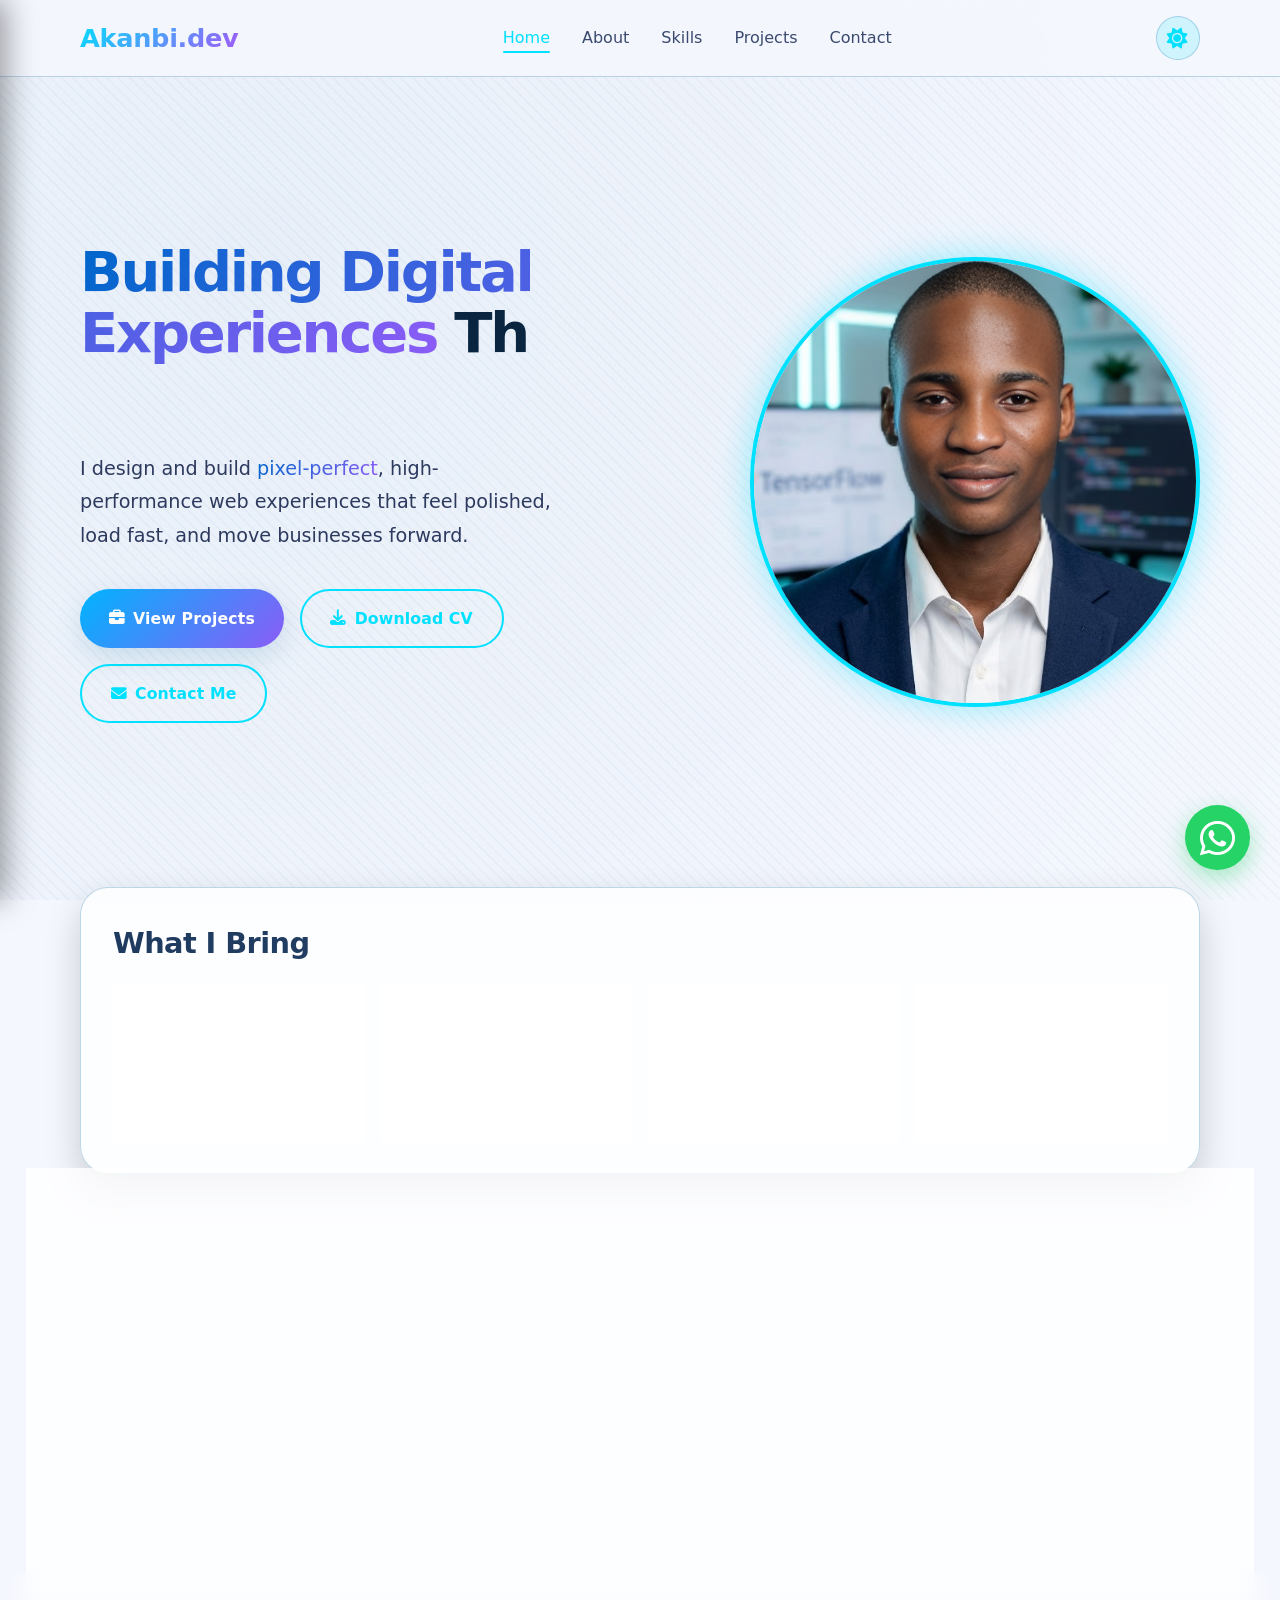
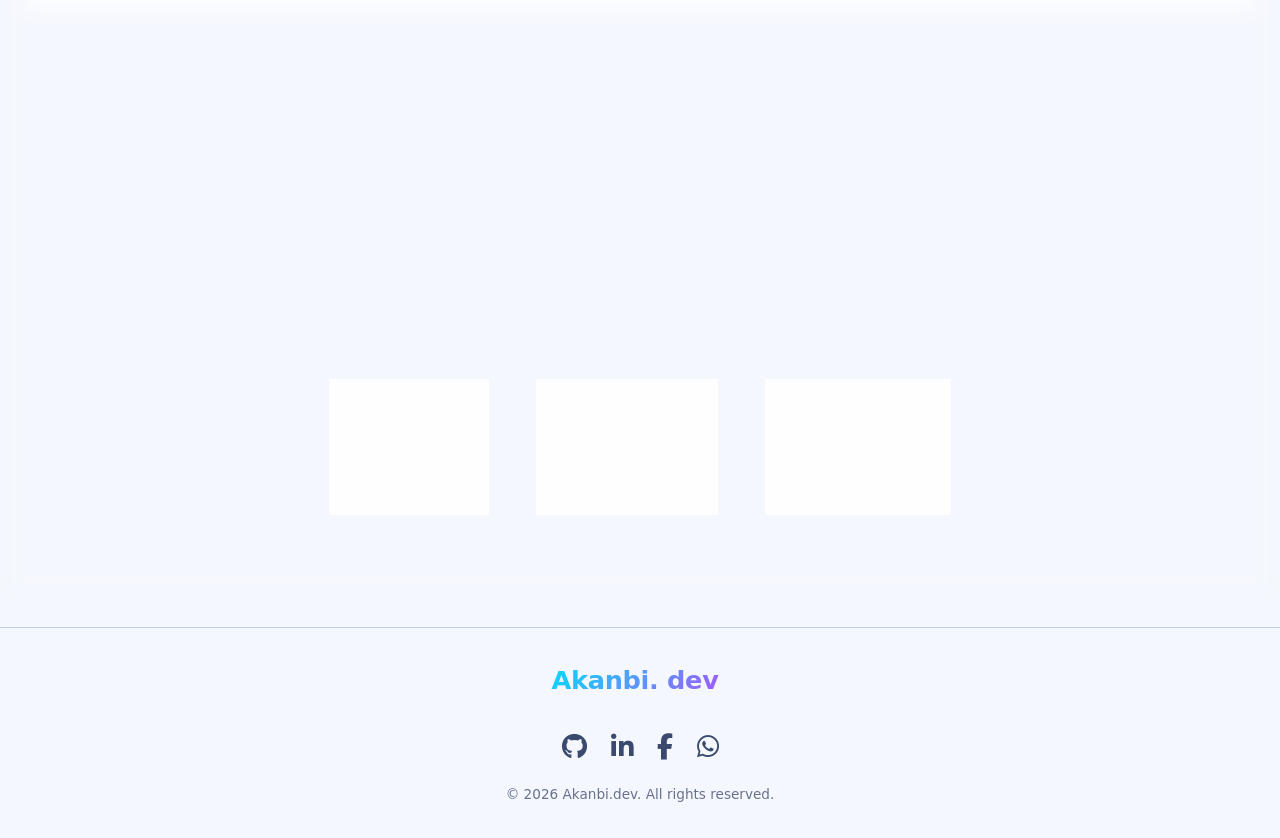
<file: index.html>
<!doctype html>
<html lang="en">

<head>
  <meta charset="UTF-8" />
  <meta name="viewport" content="width=device-width, initial-scale=1.0, viewport-fit=cover" />
  <meta name="google-site-verification" content="EHbe9bYRxB28MLR9fzu1k_aXLy9BqFP_fYB4yg-Dxbo" />
  <meta name="theme-color" content="#0a0c10" />
  <title>Akanbi.dev - Full-Stack Developer Portfolio</title>
  <meta name="description"
    content="Explore Akanbi.dev, a full-stack developer portfolio showcasing modern web applications, responsive design, and innovative projects." />
  <link rel="canonical" href="https://akanbi-dev-portfolio.vercel.app/" />

  <!-- Sitemap -->
  <link rel="sitemap" type="application/xml" title="Sitemap" href="/sitemap.xml" />

  <!-- Open Graph / Social Preview -->
  <meta property="og:title" content="Akanbi.dev - Full-Stack Developer Portfolio" />
  <meta property="og:description" content="Showcasing modern web projects and full-stack development skills." />
  <meta property="og:type" content="website" />
  <meta property="og:url" content="https://akanbi-dev-portfolio.vercel.app/" />
  <meta property="og:image" content="https://akanbi-dev-portfolio.vercel.app/real-ibrahim.jpg" />
  <meta name="twitter:card" content="summary_large_image" />
  <meta name="twitter:title" content="Akanbi.dev - Full-Stack Developer Portfolio" />
  <meta name="twitter:description" content="Showcasing modern web projects and full-stack development skills." />
  <meta name="twitter:image" content="https://akanbi-dev-portfolio.vercel.app/real-ibrahim.jpg" />

  
  <link rel="stylesheet" href="https://cdnjs.cloudflare.com/ajax/libs/font-awesome/6.4.0/css/all.min.css" />
  <link rel="stylesheet" href="./styles.css" />
</head>

<body>
  <a class="skip-link" href="#mainContent">Skip to content</a>

  <!-- Progress Bar - NEW -->
  <div class="progress-bar" id="progressBar"></div>

  <!-- Toast Notification - NEW -->
  <div class="toast-notification" id="toastNotification" role="status" aria-live="polite">Copied!</div>

  <!-- Off-Canvas Overlay -->
  <div class="offcanvas-overlay" id="offcanvasOverlay"></div>

  <!-- Off-Canvas Menu (slides from left) -->
  <div class="offcanvas-menu" id="offcanvasMenu">
    <div class="offcanvas-header">
      <a href="#" class="logo" data-nav-home="home">Akanbi.dev</a>
      <button class="offcanvas-close" id="offcanvasClose" type="button" aria-label="Close navigation menu">
        <i class="fas fa-times"></i>
      </button>
    </div>
    <div class="offcanvas-nav">
      <a href="#" data-page="home" class="offcanvas-nav-link">Home</a>
      <a href="#" data-page="about" class="offcanvas-nav-link">About</a>
      <a href="#" data-page="skills" class="offcanvas-nav-link">Skills</a>
      <a href="#" data-page="projects" class="offcanvas-nav-link">Projects</a>
      <a href="#" data-page="contact" class="offcanvas-nav-link">Contact</a>
    </div>
    <div class="offcanvas-footer">
      <div class="social-links">
        <a href="https://github.com/ibmoore04" target="_blank" rel="noopener noreferrer"><i class="fab fa-github"></i></a>
        <a href="https://www.linkedin.com/in/akanbi-ibrahim-4ab3043a6" target="_blank" rel="noopener noreferrer"><i
            class="fab fa-linkedin-in"></i></a>
        <a href="https://www.facebook.com/profile.php?id=61565920483171" target="_blank" rel="noopener noreferrer"><i
            class="fa-brands fa-facebook-f"></i></a>
        <a href="https://wa.me/2347053357203" target="_blank" rel="noopener noreferrer"><i class="fa-brands fa-whatsapp"></i></a>
      </div>
    </div>
  </div>

  <a href="https://wa.me/2347053357203?text=Hello%20Akanbi%2C%20I%27m%20interested%20in%20working%20with%20you!"
    class="whatsapp-float" target="_blank" rel="noopener noreferrer" aria-label="Chat on WhatsApp">
    <i class="fab fa-whatsapp"></i>
    <span class="whatsapp-tooltip">Chat with me on WhatsApp</span>
  </a>

  <header>
    <div class="container">
      <nav>
        <a href="#" class="logo" data-nav="home">Akanbi.dev</a>
        <ul class="nav-links" id="nav-links">
          <li>
            <a href="#" data-page="home" class="nav-link active">Home</a>
          </li>
          <li><a href="#" data-page="about" class="nav-link">About</a></li>
          <li><a href="#" data-page="skills" class="nav-link">Skills</a></li>
          <li>
            <a href="#" data-page="projects" class="nav-link">Projects</a>
          </li>
          <li>
            <a href="#" data-page="contact" class="nav-link">Contact</a>
          </li>
        </ul>
        <div class="right-controls">
          <button class="menu-toggle" id="menu-toggle" type="button" aria-label="Open navigation menu"
            aria-controls="offcanvasMenu" aria-expanded="false">
            <i class="fas fa-bars"></i>
          </button>
          <button class="theme-toggle" id="themeToggle" type="button" aria-label="Toggle dark or light mode"
            aria-pressed="false">
            <i class="fas fa-moon" id="themeIcon"></i>
          </button>
        </div>
      </nav>
    </div>
  </header>

  <main id="mainContent">
  <!-- HOME PAGE -->
  <div id="home-page" class="page active-page">
    <section class="hero">
      <div class="container">
        <div class="hero-content">
          <div class="hero-text">
            <h1>
              <span class="typing-name">
                <span class="highlight" id="typingHighlight"></span>
                <span id="typingSuffix"></span>
              </span>
            </h1>
            <h2>
              <span class="typing-subtitle" id="typingSubtitle"></span>
            </h2>
            <p class="hero-description">
              I design and build <span class="highlight">pixel-perfect</span>, high-performance web experiences that
              feel polished, load fast, and move businesses forward.
            </p>
            <div class="hero-buttons">
              <a href="#" data-page="projects" class="btn btn-primary">
                <i class="fas fa-briefcase"></i> View Projects
              </a>
              <a href="./akanbi-ibrahim-cv.html" class="btn btn-secondary" download>
                <i class="fas fa-download"></i> Download CV
              </a>
              <a href="#" data-page="contact" class="btn btn-secondary">
                <i class="fas fa-envelope"></i> Contact Me
              </a>
            </div>
          </div>
          <div class="hero-image">
            <img src="./real-ibrahim.jpg" alt="Developer Profile" class="profile-img" />
          </div>
        </div>
      </div>
    </section>
    <div class="container">
      <div class="extra-card">
        <h3>What I Bring</h3>
        <div class="stats-row">
          <div class="stat-card">
            <div class="stat-number">3+</div>
            <div>Years Building for the Web</div>
          </div>
          <div class="stat-card">
            <div class="stat-number">UX</div>
            <div>Interface-First Thinking</div>
          </div>
          <div class="stat-card">
            <div class="stat-number">JS</div>
            <div>Modern JavaScript Focus</div>
          </div>
          <div class="stat-card">
            <div class="stat-number">SEO</div>
            <div>Performance-Aware Delivery</div>
          </div>
        </div>
      </div>
      <div class="extra-card">
        <h3>How I Work</h3>
        <div class="testimonial-grid">
          <div class="testi-item">
            <i class="fas fa-quote-left"></i>
            <p>
              "I care about clean execution, sharp details, and communication that keeps projects moving."
            </p>
            <strong>Clear communication</strong>
          </div>
          <div class="testi-item">
            <i class="fas fa-quote-left"></i>
            <p>
              "I aim to make interfaces feel polished, intuitive, and trustworthy from the very first interaction."
            </p>
            <strong>Detail-first design</strong>
          </div>
          <div class="testi-item">
            <i class="fas fa-quote-left"></i>
            <p>
              "I build with responsiveness, speed, and maintainability in mind so the experience holds up in production."
            </p>
            <strong>Production-minded delivery</strong>
          </div>
        </div>
      </div>
    </div>
  </div>

  <!-- ABOUT PAGE -->
  <div id="about-page" class="page">
    <div class="container">
      <h2 class="section-title">About Me</h2>
      <div class="about-wrapper">
        <div class="about-grid">
          <div class="about-text-block">
            <p>
              I'm a full-stack developer with <strong>3+ years</strong> of experience
              building modern web products with JavaScript, React, Node.js, and MongoDB.
            </p>
            <p>
              My work blends product thinking, clean engineering, and visual precision
              to create experiences that are scalable, intuitive, and conversion-minded.
            </p>
            <p>
              I care about the details users feel immediately: performance,
              clarity, responsiveness, and interfaces that earn trust fast.
            </p>
          </div>
          <div class="skills-block">
            <h3>My Skills</h3>
            <div class="skill-item">
              <div class="skill-name">
                <span>HTML/CSS</span><span>95%</span>
              </div>
              <div class="skill-bar">
                <div class="skill-level" data-width="95"></div>
              </div>
            </div>
            <div class="skill-item">
              <div class="skill-name">
                <span>JavaScript</span><span>90%</span>
              </div>
              <div class="skill-bar">
                <div class="skill-level" data-width="90"></div>
              </div>
            </div>
            <div class="skill-item">
              <div class="skill-name"><span>React</span><span>85%</span></div>
              <div class="skill-bar">
                <div class="skill-level" data-width="85"></div>
              </div>
            </div>
            <div class="skill-item">
              <div class="skill-name">
                <span>Node.js</span><span>80%</span>
              </div>
              <div class="skill-bar">
                <div class="skill-level" data-width="80"></div>
              </div>
            </div>
            <div class="skill-item">
              <div class="skill-name">
                <span>MongoDB</span><span>75%</span>
              </div>
              <div class="skill-bar">
                <div class="skill-level" data-width="75"></div>
              </div>
            </div>
          </div>
        </div>
      </div>
      <div class="extra-card">
        <h3>Services I Provide</h3>
        <div class="services-grid">
          <div class="service-item">
            <i class="fas fa-code"></i>
            <h4>Web Development</h4>
            <p>Modern web applications built for speed, clarity, and long-term scalability.</p>
          </div>
          <div class="service-item">
            <i class="fas fa-mobile-alt"></i>
            <h4>Responsive Design</h4>
            <p>Mobile-first interfaces that stay polished and readable across every breakpoint.</p>
          </div>
          <div class="service-item">
            <i class="fas fa-database"></i>
            <h4>API Integration</h4>
            <p>Reliable integrations with REST APIs and essential third-party services.</p>
          </div>
          <div class="service-item">
            <i class="fas fa-chart-line"></i>
            <h4>Performance Optimization</h4>
            <p>Sharper loading speed, better SEO, and smoother user journeys.</p>
          </div>
        </div>
      </div>
      <div class="extra-card">
        <h3>Journey So Far</h3>
        <div class="stack-list">
          <div class="timeline-item">
            <i class="fas fa-briefcase timeline-icon"></i><strong>2023 - Present:</strong>
            Freelance and portfolio-focused development across landing pages, business websites, and product interfaces.
          </div>
          <div class="timeline-item">
            <i class="fas fa-briefcase timeline-icon"></i><strong>2021 - 2023:</strong>
            Built frontend projects across e-commerce, hospitality, and automotive concepts while sharpening UI craft.
          </div>
          <div class="timeline-item">
            <i class="fas fa-graduation-cap timeline-icon"></i><strong>Ongoing:</strong>
            Continuous learning in JavaScript architecture, accessibility, performance, and modern interface systems.
          </div>
        </div>
      </div>
      <div class="resume-panel">
        <div class="resume-copy">
          <span class="section-kicker">Resume</span>
          <h3>Download a polished CV or preview it in the browser</h3>
          <p>
            I put together a clean, print-friendly CV that summarizes my stack, experience focus, and project work.
            It opens as a standalone page and can be downloaded directly.
          </p>
          <div class="resume-actions">
            <a href="./akanbi-ibrahim-cv.html" class="btn btn-primary" target="_blank" rel="noopener noreferrer">
              <i class="fas fa-eye"></i> Preview CV
            </a>
            <a href="./akanbi-ibrahim-cv.html" class="btn btn-secondary" download>
              <i class="fas fa-download"></i> Download CV
            </a>
          </div>
        </div>
        <div class="resume-meta" aria-label="Resume highlights">
          <div class="resume-stat">
            <span class="resume-stat-value">3+</span>
            <span class="resume-stat-label">Years of web development focus</span>
          </div>
          <div class="resume-stat">
            <span class="resume-stat-value">JS</span>
            <span class="resume-stat-label">Frontend-first with full-stack support</span>
          </div>
          <div class="resume-stat">
            <span class="resume-stat-value">UX</span>
            <span class="resume-stat-label">Polished interfaces built for trust and speed</span>
          </div>
        </div>
      </div>
    </div>
  </div>

  <!-- SKILLS PAGE -->
  <div id="skills-page" class="page">
    <div class="container">
      <h2 class="section-title">Technical Skills & Expertise</h2>
      <div class="about-wrapper">
        <div class="about-grid">
          <div class="about-text-block">
            <h3 class="gradient-subtitle">
              Core Competencies
            </h3>
            <p>
              I bring a practical full-stack skill set with particular strength in
              modern JavaScript development, interface systems, and responsive implementation.
            </p>
            <p>
              My strongest work lives at the intersection of frontend polish and
              backend reliability, where performance and usability have to work together.
            </p>
            <p>
              I keep refining my toolkit so I can ship current, maintainable solutions
              without losing sight of business goals or user experience.
            </p>
          </div>
          <div class="skills-block">
            <h3>Advanced Skills</h3>
            <div class="skill-item">
              <div class="skill-name">
                <span>TypeScript</span><span>80%</span>
              </div>
              <div class="skill-bar">
                <div class="skill-level" data-width="80"></div>
              </div>
            </div>
            <div class="skill-item">
              <div class="skill-name">
                <span>Next.js</span><span>75%</span>
              </div>
              <div class="skill-bar">
                <div class="skill-level" data-width="75"></div>
              </div>
            </div>
            <div class="skill-item">
              <div class="skill-name">
                <span>Tailwind CSS</span><span>88%</span>
              </div>
              <div class="skill-bar">
                <div class="skill-level" data-width="88"></div>
              </div>
            </div>
            <div class="skill-item">
              <div class="skill-name">
                <span>Python</span><span>70%</span>
              </div>
              <div class="skill-bar">
                <div class="skill-level" data-width="70"></div>
              </div>
            </div>
            <div class="skill-item">
              <div class="skill-name">
                <span>GraphQL</span><span>65%</span>
              </div>
              <div class="skill-bar">
                <div class="skill-level" data-width="65"></div>
              </div>
            </div>
          </div>
        </div>
      </div>
      <div class="extra-card">
        <h3>Tools & Technologies I Master</h3>
        <div class="services-grid">
          <div class="service-item">
            <i class="fab fa-react"></i>
            <h4>React & Ecosystem</h4>
            <p>Hooks, Context API, Redux, React Router</p>
          </div>
          <div class="service-item">
            <i class="fab fa-node-js"></i>
            <h4>Node.js</h4>
            <p>Express, REST APIs, JWT, Authentication</p>
          </div>
          <div class="service-item">
            <i class="fas fa-database"></i>
            <h4>Databases</h4>
            <p>MongoDB, PostgreSQL, Firebase</p>
          </div>
          <div class="service-item">
            <i class="fab fa-git-alt"></i>
            <h4>Version Control</h4>
            <p>Git, GitHub, GitLab, CI/CD basics</p>
          </div>
          <div class="service-item">
            <i class="fas fa-cloud"></i>
            <h4>Cloud & Deployment</h4>
            <p>Vercel, Netlify, Heroku, AWS basics</p>
          </div>
          <div class="service-item">
            <i class="fas fa-palette"></i>
            <h4>UI/UX Tools</h4>
            <p>Figma, Adobe XD, responsive wireframing</p>
          </div>
        </div>
      </div>
    </div>
  </div>

  <div id="projects-page" class="page">
    <div class="container">
      <h2 class="section-title">My Projects</h2>
      <div class="projects-toolbar" aria-label="Project filters">
        <button class="filter-chip active" type="button" data-filter="all" aria-pressed="true">All Work</button>
        <button class="filter-chip" type="button" data-filter="ecommerce" aria-pressed="false">E-commerce</button>
        <button class="filter-chip" type="button" data-filter="hospitality" aria-pressed="false">Hospitality</button>
        <button class="filter-chip" type="button" data-filter="automotive" aria-pressed="false">Automotive</button>
      </div>
      <div class="projects-grid">
        <article class="project-card" data-category="ecommerce" tabindex="0">
          <div class="project-badges">
            <span class="project-badge">Featured</span>
            <span class="project-badge muted-badge">Checkout Flow</span>
          </div>
          <img src="./animate-cart.jpg.png" class="project-img" alt="AnimateCart e-commerce project preview" loading="lazy"
            decoding="async" />
          <div class="project-info">
            <h3>AnimateCart Website</h3>
            <p>A modern storefront experience designed around discovery, trust signals, and a smoother path to checkout.</p>
            <ul class="project-highlights">
              <li>Responsive product browsing and stronger purchase flow structure.</li>
              <li>UI tuned for clarity across catalog, account, and checkout moments.</li>
            </ul>
            <div class="project-tech">
              <span class="tech-tag">JavaScript</span>
              <span class="tech-tag">CSS Grid</span>
              <span class="tech-tag">Bootstrap</span>
              <span class="tech-tag">Payment API</span>
            </div>
            <div class="project-meta">
              <span><strong>Role:</strong> UI development</span>
              <span><strong>Focus:</strong> Conversion-oriented commerce UX</span>
            </div>
            <div class="project-actions">
              <a href="https://ibmoore04.github.io/AnimateCart/" target="_blank" rel="noopener noreferrer" class="project-btn primary">
                <i class="fas fa-external-link-alt"></i> Live Demo
              </a>
              <a href="https://github.com/ibmoore04/AnimateCart" target="_blank" rel="noopener noreferrer" class="project-btn secondary">
                <i class="fab fa-github"></i> GitHub Code
              </a>
            </div>
          </div>
        </article>
        <article class="project-card" data-category="hospitality" tabindex="0">
          <div class="project-badges">
            <span class="project-badge">Case Study</span>
            <span class="project-badge muted-badge">Motion-Led</span>
          </div>
          <img src="./delici-screenshot.jpg.png" class="project-img" alt="Restaurant website project preview" loading="lazy"
            decoding="async" />
          <div class="project-info">
            <h3>Luxurious Restaurant App</h3>
            <p>An immersive hospitality experience with presentation-first storytelling, elegant pacing, and premium visual rhythm.</p>
            <ul class="project-highlights">
              <li>Designed to make menus, atmosphere, and brand tone feel elevated.</li>
              <li>Balances rich visuals with responsive browsing and scannable sections.</li>
            </ul>
            <div class="project-tech">
              <span class="tech-tag">JavaScript</span>
              <span class="tech-tag">CSS Grid</span>
              <span class="tech-tag">Bootstrap</span>
            </div>
            <div class="project-meta">
              <span><strong>Role:</strong> Frontend design and build</span>
              <span><strong>Focus:</strong> Brand storytelling and flow</span>
            </div>
            <div class="project-actions">
              <a href="https://ibmoore04.github.io/DELICI-RESTAURANT/" target="_blank" rel="noopener noreferrer" class="project-btn primary">
                <i class="fas fa-external-link-alt"></i> Live Demo
              </a>
              <a href="https://github.com/ibmoore04/DELICI-RESTAURANT" target="_blank" rel="noopener noreferrer" class="project-btn secondary">
                <i class="fab fa-github"></i> GitHub Code
              </a>
            </div>
          </div>
        </article>
        <article class="project-card" data-category="automotive" tabindex="0">
          <div class="project-badges">
            <span class="project-badge">Showcase</span>
            <span class="project-badge muted-badge">Filter UX</span>
          </div>
          <img src="./veloz.port.jpg.png" class="project-img" alt="Veloz Cars project preview" loading="lazy"
            decoding="async" onerror="
              this.src =
                'https://placehold.co/600x400/111a2a/66ccff?text=Veloz+Cars'
            " />
          <div class="project-info">
            <h3>Veloz Cars App</h3>
            <p>A premium automotive interface built to make inventory exploration feel fast, aspirational, and easy to compare.</p>
            <ul class="project-highlights">
              <li>Supports discovery with cleaner inventory presentation and browsing cues.</li>
              <li>Combines polished visuals with filter-friendly product exploration.</li>
            </ul>
            <div class="project-tech">
              <span class="tech-tag">JavaScript</span>
              <span class="tech-tag">CSS Grid</span>
              <span class="tech-tag">Bootstrap</span>
              <span class="tech-tag">API Integration</span>
            </div>
            <div class="project-meta">
              <span><strong>Role:</strong> Frontend implementation</span>
              <span><strong>Focus:</strong> Discovery and visual polish</span>
            </div>
            <div class="project-actions">
              <a href="https://ibmoore04.github.io/Veloz-cars/" target="_blank" rel="noopener noreferrer" class="project-btn primary">
                <i class="fas fa-external-link-alt"></i> Live Demo
              </a>
              <a href="https://github.com/ibmoore04/Veloz-cars" target="_blank" rel="noopener noreferrer" class="project-btn secondary">
                <i class="fab fa-github"></i> GitHub Code
              </a>
            </div>
          </div>
        </article>
      </div>
      <div class="extra-card">
        <h3>Open Source Contributions</h3>
        <div class="services-grid compact-services-grid">
          <div class="service-item">
            <i class="fab fa-github-alt"></i>
            <h4>React UI Library</h4>
            <p>Accessible interface components adopted by 200+ developers.</p>
          </div>
          <div class="service-item">
            <i class="fas fa-code-branch"></i>
            <h4>Node.js Auth Middleware</h4>
            <p>JWT authentication middleware with 150+ stars and practical production use.</p>
          </div>
        </div>
      </div>
    </div>
  </div>

  <!-- CONTACT PAGE with Copy Buttons -->
  <div id="contact-page" class="page">
    <div class="container">
      <h2 class="section-title">Contact Me</h2>
      <div class="contact-content">
        <div class="contact-info">
          <h3>Get In Touch</h3>
          <p>
            I'm open to freelance work, collaborations, and thoughtful full-time opportunities.
            If you have a project in mind, I'd love to hear what you're building.
          </p>
          <div class="contact-item">
            <div class="contact-icon">
              <i class="fas fa-map-marker-alt"></i>
            </div>
            <div>
              <h4>Location</h4>
              <p>Ijebu-Ode, Ogun State, Nigeria</p>
            </div>
          </div>
          <div class="contact-item">
            <div class="contact-icon"><i class="fas fa-envelope"></i></div>
            <div>
              <h4>Email</h4>
              <p id="emailText">akanbiibrahimolatunde27@gmail.com</p>
            </div>
            <button class="copy-btn" id="copyEmailBtn" type="button">
              <i class="fas fa-copy"></i> Copy Email
            </button>
          </div>
          <div class="contact-item">
            <div class="contact-icon"><i class="fas fa-phone"></i></div>
            <div>
              <h4>Phone</h4>
              <p id="phoneText">+2347053357203</p>
            </div>
            <button class="copy-btn" id="copyPhoneBtn" type="button">
              <i class="fas fa-copy"></i> Copy Phone
            </button>
          </div>
        </div>
        <div class="contact-form">
          <form id="contactForm">
            <div class="form-group">
              <label for="name">Full Name</label><input type="text" id="name" class="form-control"
                placeholder="Your Name" required />
            </div>
            <div class="form-group">
              <label for="email">Email Address</label><input type="email" id="email" class="form-control"
                placeholder="Your Email" required />
            </div>
            <div class="form-group">
              <label for="subject">Subject</label><input type="text" id="subject" class="form-control"
                placeholder="Subject" required />
            </div>
            <div class="form-group">
              <label for="message">Message</label><textarea id="message" class="form-control" placeholder="Your Message"
                rows="4" required></textarea>
            </div>
            <button type="submit" class="btn">Send Message</button>
          </form>
        </div>
      </div>
      <div class="extra-card">
        <h3>Quick Answers</h3>
        <div class="stack-list">
          <div>
            <strong><i class="fas fa-clock"></i> Response time?</strong>
            <span class="muted-note">Usually within 24 hours on weekdays.</span>
          </div>
          <div>
            <strong><i class="fas fa-laptop-code"></i> Availability for
              freelance?</strong>
            <span class="muted-note">Yes, I accept select freelance projects. Let's discuss
              scope.</span>
          </div>
          <div>
            <strong><i class="fas fa-handshake"></i> Collaboration
              opportunities?</strong>
            <span class="muted-note">Always excited to partner on open-source or innovative
              startups.</span>
          </div>
        </div>
      </div>
    </div>
  </div>

  <!-- CTA SECTION -->
  <section class="cta-section">
    <div class="container">
      <div class="cta-content">
        <h2 class="cta-title">Let's Work Together</h2>
        <p class="cta-description">
          If you need a developer who cares about performance, product quality, and the small details users notice,
          let's build something that feels sharp from the first click.
        </p>
        <div class="cta-buttons">
          <a href="#" data-page="contact" class="btn btn-primary cta-btn">
            <i class="fas fa-envelope"></i> Get In Touch
          </a>
          <a href="https://wa.me/2347053357203?text=Hello%20Akanbi%2C%20I%27m%20interested%20in%20working%20with%20you!"
            target="_blank" rel="noopener noreferrer" class="btn btn-secondary cta-btn">
            <i class="fab fa-whatsapp"></i> Chat on WhatsApp
          </a>
        </div>
        <div class="cta-stats">
          <div class="cta-stat">
            <span class="stat-number">24h</span>
            <span class="stat-label">Response Time</span>
          </div>
          <div class="cta-stat">
            <span class="stat-number">100%</span>
            <span class="stat-label">Client Satisfaction</span>
          </div>
          <div class="cta-stat">
            <span class="stat-number">Free</span>
            <span class="stat-label">Initial Consultation</span>
          </div>
        </div>
      </div>
    </div>
  </section>
  </main>

  <footer>
    <div class="container">
      <a href="#" class="logo footer-brand" data-nav="home">Akanbi.
        dev</a>
      <div class="social-links">
        <a href="https://github.com/ibmoore04" target="_blank" rel="noopener noreferrer"><i class="fab fa-github"></i></a>
        <a href="https://www.linkedin.com/in/akanbi-ibrahim-4ab3043a6" target="_blank" rel="noopener noreferrer"><i
            class="fab fa-linkedin-in"></i></a>
        <a href="https://www.facebook.com/profile.php?id=61565920483171" target="_blank" rel="noopener noreferrer"><i
            class="fa-brands fa-facebook-f"></i></a>
        <a href="https://wa.me/2347053357203" target="_blank" rel="noopener noreferrer"><i class="fa-brands fa-whatsapp"></i></a>
      </div>
      <p class="copyright">
        &copy; 2026 Akanbi.dev. All rights reserved.
      </p>
    </div>
  </footer>

  <script src="./script.js"></script>
</body>

</html>
</file>
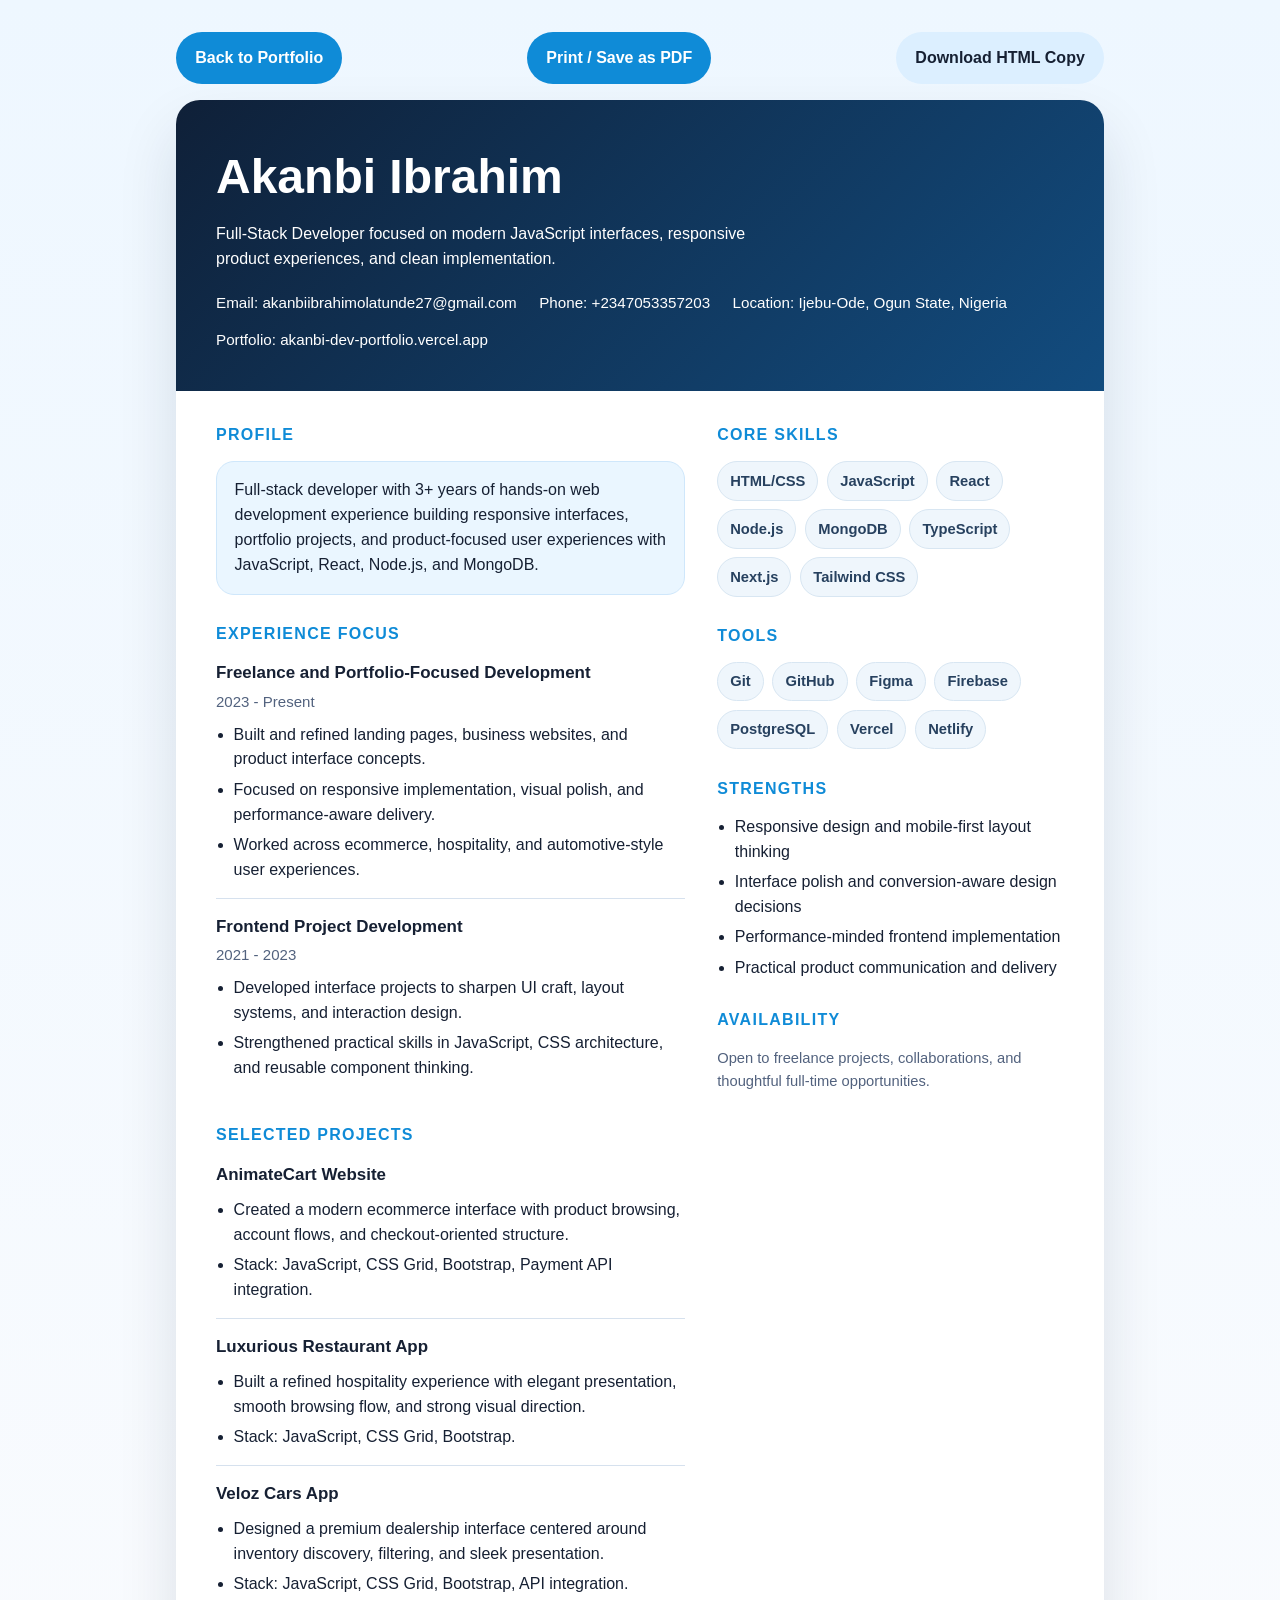
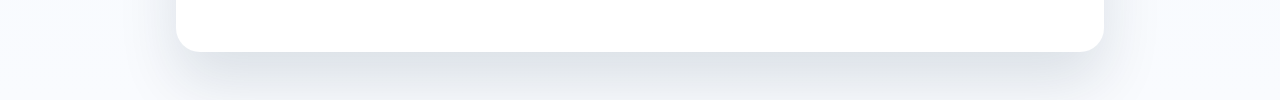
<file: akanbi-ibrahim-cv.html>
<!doctype html>
<html lang="en">

<head>
  <meta charset="UTF-8" />
  <meta name="viewport" content="width=device-width, initial-scale=1.0" />
  <title>Akanbi Ibrahim CV</title>
  <style>
    :root {
      color-scheme: light;
      --paper: #ffffff;
      --ink: #162033;
      --muted: #52627e;
      --accent: #0f8bd7;
      --accent-soft: #eaf6ff;
      --rule: #d6e1ee;
    }

    * {
      box-sizing: border-box;
    }

    body {
      margin: 0;
      font-family: "Segoe UI", Arial, sans-serif;
      color: var(--ink);
      background: linear-gradient(180deg, #eef7ff 0%, #f9fbfe 100%);
      line-height: 1.55;
    }

    .resume-shell {
      max-width: 960px;
      margin: 0 auto;
      padding: 2rem 1rem 3rem;
    }

    .resume-topbar {
      display: flex;
      justify-content: space-between;
      align-items: center;
      gap: 1rem;
      margin-bottom: 1rem;
      flex-wrap: wrap;
    }

    .resume-topbar a,
    .resume-topbar button {
      border: 0;
      border-radius: 999px;
      padding: 0.85rem 1.2rem;
      background: var(--accent);
      color: #fff;
      text-decoration: none;
      font: inherit;
      font-weight: 700;
      cursor: pointer;
    }

    .resume-topbar a.secondary {
      background: #dcefff;
      color: var(--ink);
    }

    .resume-paper {
      background: var(--paper);
      border-radius: 24px;
      box-shadow: 0 30px 60px rgba(12, 37, 61, 0.12);
      overflow: hidden;
    }

    .resume-header {
      padding: 2.5rem;
      background: linear-gradient(135deg, #0f2038, #124c7f);
      color: #fff;
    }

    .resume-header h1 {
      margin: 0 0 0.5rem;
      font-size: clamp(2rem, 5vw, 3rem);
    }

    .resume-header p {
      margin: 0.35rem 0;
      max-width: 62ch;
    }

    .resume-contact {
      display: flex;
      flex-wrap: wrap;
      gap: 0.8rem 1.4rem;
      margin-top: 1.2rem;
      font-size: 0.95rem;
    }

    .resume-body {
      padding: 2rem 2.5rem 2.5rem;
      display: grid;
      grid-template-columns: 1.15fr 0.85fr;
      gap: 2rem;
    }

    h2 {
      margin: 0 0 0.85rem;
      font-size: 1rem;
      text-transform: uppercase;
      letter-spacing: 0.08em;
      color: var(--accent);
    }

    section + section {
      margin-top: 1.7rem;
    }

    .summary-card {
      background: var(--accent-soft);
      border: 1px solid #cfe7fb;
      border-radius: 18px;
      padding: 1rem 1.1rem;
    }

    .resume-item {
      padding: 0.95rem 0;
      border-top: 1px solid var(--rule);
    }

    .resume-item:first-of-type {
      border-top: 0;
      padding-top: 0;
    }

    .resume-item h3 {
      margin: 0 0 0.2rem;
      font-size: 1.06rem;
    }

    .resume-meta {
      color: var(--muted);
      font-size: 0.94rem;
      margin-bottom: 0.45rem;
    }

    ul {
      margin: 0.6rem 0 0;
      padding-left: 1.1rem;
    }

    li + li {
      margin-top: 0.35rem;
    }

    .pill-grid {
      display: flex;
      flex-wrap: wrap;
      gap: 0.55rem;
    }

    .pill {
      padding: 0.45rem 0.75rem;
      border-radius: 999px;
      background: #eff6fc;
      border: 1px solid #d8e6f2;
      font-size: 0.92rem;
      color: #27415f;
      font-weight: 600;
    }

    .small-note {
      color: var(--muted);
      font-size: 0.92rem;
    }

    @media (max-width: 760px) {
      .resume-shell {
        padding: 1rem 0.75rem 2rem;
      }

      .resume-header,
      .resume-body {
        padding: 1.4rem;
      }

      .resume-body {
        grid-template-columns: 1fr;
      }
    }

    @media print {
      body {
        background: #fff;
      }

      .resume-shell {
        max-width: none;
        padding: 0;
      }

      .resume-topbar {
        display: none;
      }

      .resume-paper {
        box-shadow: none;
        border-radius: 0;
      }
    }
  </style>
</head>

<body>
  <div class="resume-shell">
    <div class="resume-topbar">
      <a href="./index.html">Back to Portfolio</a>
      <button type="button" onclick="window.print()">Print / Save as PDF</button>
      <a class="secondary" href="./akanbi-ibrahim-cv.html" download>Download HTML Copy</a>
    </div>

    <article class="resume-paper">
      <header class="resume-header">
        <h1>Akanbi Ibrahim</h1>
        <p>Full-Stack Developer focused on modern JavaScript interfaces, responsive product experiences, and clean implementation.</p>
        <div class="resume-contact">
          <span>Email: akanbiibrahimolatunde27@gmail.com</span>
          <span>Phone: +2347053357203</span>
          <span>Location: Ijebu-Ode, Ogun State, Nigeria</span>
          <span>Portfolio: akanbi-dev-portfolio.vercel.app</span>
        </div>
      </header>

      <div class="resume-body">
        <div>
          <section>
            <h2>Profile</h2>
            <div class="summary-card">
              Full-stack developer with 3+ years of hands-on web development experience building responsive interfaces,
              portfolio projects, and product-focused user experiences with JavaScript, React, Node.js, and MongoDB.
            </div>
          </section>

          <section>
            <h2>Experience Focus</h2>
            <div class="resume-item">
              <h3>Freelance and Portfolio-Focused Development</h3>
              <div class="resume-meta">2023 - Present</div>
              <ul>
                <li>Built and refined landing pages, business websites, and product interface concepts.</li>
                <li>Focused on responsive implementation, visual polish, and performance-aware delivery.</li>
                <li>Worked across ecommerce, hospitality, and automotive-style user experiences.</li>
              </ul>
            </div>
            <div class="resume-item">
              <h3>Frontend Project Development</h3>
              <div class="resume-meta">2021 - 2023</div>
              <ul>
                <li>Developed interface projects to sharpen UI craft, layout systems, and interaction design.</li>
                <li>Strengthened practical skills in JavaScript, CSS architecture, and reusable component thinking.</li>
              </ul>
            </div>
          </section>

          <section>
            <h2>Selected Projects</h2>
            <div class="resume-item">
              <h3>AnimateCart Website</h3>
              <ul>
                <li>Created a modern ecommerce interface with product browsing, account flows, and checkout-oriented structure.</li>
                <li>Stack: JavaScript, CSS Grid, Bootstrap, Payment API integration.</li>
              </ul>
            </div>
            <div class="resume-item">
              <h3>Luxurious Restaurant App</h3>
              <ul>
                <li>Built a refined hospitality experience with elegant presentation, smooth browsing flow, and strong visual direction.</li>
                <li>Stack: JavaScript, CSS Grid, Bootstrap.</li>
              </ul>
            </div>
            <div class="resume-item">
              <h3>Veloz Cars App</h3>
              <ul>
                <li>Designed a premium dealership interface centered around inventory discovery, filtering, and sleek presentation.</li>
                <li>Stack: JavaScript, CSS Grid, Bootstrap, API integration.</li>
              </ul>
            </div>
          </section>
        </div>

        <aside>
          <section>
            <h2>Core Skills</h2>
            <div class="pill-grid">
              <span class="pill">HTML/CSS</span>
              <span class="pill">JavaScript</span>
              <span class="pill">React</span>
              <span class="pill">Node.js</span>
              <span class="pill">MongoDB</span>
              <span class="pill">TypeScript</span>
              <span class="pill">Next.js</span>
              <span class="pill">Tailwind CSS</span>
            </div>
          </section>

          <section>
            <h2>Tools</h2>
            <div class="pill-grid">
              <span class="pill">Git</span>
              <span class="pill">GitHub</span>
              <span class="pill">Figma</span>
              <span class="pill">Firebase</span>
              <span class="pill">PostgreSQL</span>
              <span class="pill">Vercel</span>
              <span class="pill">Netlify</span>
            </div>
          </section>

          <section>
            <h2>Strengths</h2>
            <ul>
              <li>Responsive design and mobile-first layout thinking</li>
              <li>Interface polish and conversion-aware design decisions</li>
              <li>Performance-minded frontend implementation</li>
              <li>Practical product communication and delivery</li>
            </ul>
          </section>

          <section>
            <h2>Availability</h2>
            <p class="small-note">Open to freelance projects, collaborations, and thoughtful full-time opportunities.</p>
          </section>
        </aside>
      </div>
    </article>
  </div>
</body>

</html>
</file>
<file: styles.css>
* {
      margin: 0;
      padding: 0;
      box-sizing: border-box;
    }

    /* ===== THEME VARIABLES ===== */
    :root {
      /* Dark theme (default) */
      --bg-primary: #0a0c10;
      --bg-secondary: rgba(18, 22, 32, 0.7);
      --bg-card: rgba(15, 20, 30, 0.7);
      --bg-form: #0f172a;
      --text-primary: #eef4ff;
      --text-secondary: #b9c8f0;
      --text-muted: #ccddf8;
      --border-color: rgba(0, 224, 255, 0.2);
      --border-light: #2d3a5e;
      --header-bg: rgba(10, 12, 18, 0.85);
      --skill-bar-bg: #1e293b;
      --contact-bg: rgba(18, 22, 32, 0.5);
      --shadow-color: rgba(0, 180, 255, 0.2);
      --btn-gradient: linear-gradient(95deg, #00b4ff, #8b5cf6);
      --hero-gradient: radial-gradient(circle at 20% 30%,
          rgba(0, 180, 255, 0.08),
          rgba(10, 12, 16, 0.95));
      --grid-pattern: repeating-linear-gradient(45deg,
          rgba(0, 255, 255, 0.02) 0px,
          rgba(0, 255, 255, 0.02) 2px,
          transparent 2px,
          transparent 8px);
    }

    /* Light theme */
    body.light-theme {
      --bg-primary: #f5f7fe;
      --bg-secondary: rgba(255, 255, 255, 0.8);
      --bg-card: rgba(255, 255, 255, 0.85);
      --bg-form: #ffffff;
      --text-primary: #1a1f2e;
      --text-secondary: #2d3a5e;
      --text-muted: #3a4a6e;
      --border-color: rgba(0, 100, 150, 0.25);
      --border-light: #d0d8e8;
      --header-bg: rgba(245, 247, 254, 0.92);
      --skill-bar-bg: #e2e8f0;
      --contact-bg: rgba(255, 255, 255, 0.75);
      --shadow-color: rgba(0, 100, 150, 0.15);
      --btn-gradient: linear-gradient(95deg, #0088cc, #6c47d6);
      --hero-gradient: radial-gradient(circle at 20% 30%,
          rgba(0, 100, 150, 0.05),
          rgba(245, 247, 254, 0.95));
      --grid-pattern: repeating-linear-gradient(45deg,
          rgba(0, 100, 150, 0.03) 0px,
          rgba(0, 100, 150, 0.03) 2px,
          transparent 2px,
          transparent 8px);
    }

    /* Light mode heading fixes - improved readability */
    body.light-theme .hero-text h1 {
      color: #0a2540;
    }

    body.light-theme .hero-text h2 {
      color: #1e3a5f;
    }

    body.light-theme .section-title {
      background: linear-gradient(135deg, #1e3a5f, #2d4a6e);
      background-clip: text;
      -webkit-background-clip: text;
      color: transparent;
    }

    body.light-theme .extra-card h3 {
      background: linear-gradient(135deg, #1e3a5f, #2d4a6e);
      background-clip: text;
      -webkit-background-clip: text;
      color: transparent;
    }

    body.light-theme .skills-block h3 {
      background: linear-gradient(120deg, #1e3a5f, #2d4a6e);
      background-clip: text;
      -webkit-background-clip: text;
      color: transparent;
    }

    body.light-theme .contact-info h3 {
      background: linear-gradient(135deg, #1e3a5f, #2d4a6e);
      background-clip: text;
      -webkit-background-clip: text;
      color: transparent;
    }

    body.light-theme .project-info h3 {
      color: #1e3a5f;
    }

    body.light-theme .service-item h4 {
      color: #1e3a5f;
    }

    body.light-theme .highlight {
      background: linear-gradient(120deg, #0066cc, #8b5cf6);
      background-clip: text;
      -webkit-background-clip: text;
      color: transparent;
    }

    body {
      font-family:
        "Segoe UI",
        "Poppins",
        system-ui,
        -apple-system,
        "Inter",
        sans-serif;
      background: var(--bg-primary);
      color: var(--text-primary);
      line-height: 1.6;
      transition:
        background-color 0.3s ease,
        color 0.2s ease;
      text-rendering: optimizeLegibility;
    }

    body,
    button,
    input,
    textarea {
      -webkit-font-smoothing: antialiased;
    }

    body.menu-open {
      overflow: hidden;
    }

    .skip-link {
      position: absolute;
      left: 1rem;
      top: -60px;
      background: #0ea5e9;
      color: #04101d;
      font-weight: 700;
      padding: 0.85rem 1rem;
      border-radius: 14px;
      text-decoration: none;
      z-index: 5000;
      transition: top 0.2s ease;
    }

    .skip-link:focus {
      top: 1rem;
    }

    body::before {
      content: "";
      position: fixed;
      top: 0;
      left: 0;
      width: 100%;
      height: 100%;
      background: var(--hero-gradient);
      pointer-events: none;
      z-index: -2;
      transition: background 0.3s ease;
    }

    body::after {
      content: "";
      position: fixed;
      top: 0;
      left: 0;
      width: 100%;
      height: 100%;
      background: var(--grid-pattern);
      pointer-events: none;
      z-index: -1;
    }

    /* Scroll Progress Bar - NEW */
    .progress-bar {
      position: fixed;
      top: 0;
      left: 0;
      width: 0%;
      height: 3px;
      background: linear-gradient(90deg, #00e0ff, #a855f7);
      z-index: 10000;
      transition: width 0.1s ease;
    }

    .container {
      width: 90%;
      max-width: 1280px;
      margin: 0 auto;
      padding: 0 1rem;
    }

    /* header glass morph */
    header {
      position: sticky;
      top: 0;
      z-index: 1000;
      background: var(--header-bg);
      backdrop-filter: blur(14px);
      border-bottom: 1px solid var(--border-color);
      transition:
        all 0.3s ease,
        background 0.3s ease;
    }

    nav {
      display: flex;
      justify-content: space-between;
      align-items: center;
      padding: 1rem 0;
      flex-wrap: nowrap;
      gap: 1rem;
    }

    /* ===== FIX: LOGO NO WRAP, NO OVERFLOW ===== */
    .logo {
      font-size: 1.6rem;
      font-weight: 800;
      background: linear-gradient(135deg, #00e0ff, #a855f7);
      -webkit-background-clip: text;
      background-clip: text;
      color: transparent;
      letter-spacing: -0.3px;
      text-decoration: none;
      transition: transform 0.2s;
      white-space: nowrap;
      flex-shrink: 0;
    }

    /* on extremely tiny screens, slightly reduce font but keep on one line */
    @media (max-width: 480px) {
      .logo {
        font-size: 1.3rem;
        letter-spacing: -0.2px;
      }
    }

    .logo:hover {
      transform: scale(1.02);
    }

    .nav-links {
      display: flex;
      gap: 2rem;
      list-style: none;
      transition: all 0.3s;
      align-items: center;
    }

    .nav-links a {
      text-decoration: none;
      color: var(--text-muted);
      font-weight: 500;
      transition: 0.2s;
      position: relative;
    }

    .nav-links a::after {
      content: "";
      position: absolute;
      bottom: -6px;
      left: 0;
      width: 0%;
      height: 2px;
      background: #00e0ff;
      transition: 0.3s;
      border-radius: 2px;
    }

    .nav-links a:hover::after,
    .nav-links a.active::after {
      width: 100%;
    }

    .nav-links a:hover,
    .nav-links a.active {
      color: #00e0ff;
    }

    /* Theme Toggle Button - positioned after nav links on the right */
    .theme-toggle {
      appearance: none;
      background: rgba(0, 224, 255, 0.15);
      border: 1px solid var(--border-color);
      border-radius: 50px;
      width: 44px;
      height: 44px;
      display: flex;
      align-items: center;
      justify-content: center;
      cursor: pointer;
      transition: all 0.3s ease;
      font-size: 1.3rem;
      color: #00e0ff;
      flex-shrink: 0;
    }

    .theme-toggle:hover {
      transform: scale(1.05);
      background: rgba(0, 224, 255, 0.3);
      box-shadow: 0 0 12px rgba(0, 224, 255, 0.3);
    }

    /* Menu toggle button - visible on mobile */
    .menu-toggle {
      appearance: none;
      display: none;
      font-size: 1.8rem;
      cursor: pointer;
      color: #00e0ff;
      flex-shrink: 0;
      background: rgba(0, 224, 255, 0.15);
      border: 1px solid var(--border-color);
      border-radius: 50px;
      width: 44px;
      height: 44px;
      align-items: center;
      justify-content: center;
      transition: all 0.3s ease;
    }

    .menu-toggle:hover {
      background: rgba(0, 224, 255, 0.3);
      transform: scale(1.05);
    }

    /* Right side group for menu toggle and theme toggle on mobile */
    .right-controls {
      display: flex;
      align-items: center;
      gap: 0.8rem;
      flex-shrink: 0;
    }

    /* ===== OFF-CANVAS MENU (SLIDES FROM LEFT) ===== */
    .offcanvas-overlay {
      position: fixed;
      top: 0;
      left: 0;
      width: 100%;
      height: 100%;
      background: rgba(0, 0, 0, 0.5);
      backdrop-filter: blur(8px);
      -webkit-backdrop-filter: blur(8px);
      z-index: 2000;
      opacity: 0;
      visibility: hidden;
      transition:
        opacity 0.4s cubic-bezier(0.2, 0.9, 0.4, 1.1),
        visibility 0.4s ease;
    }

    .offcanvas-overlay.active {
      opacity: 1;
      visibility: visible;
    }

    .offcanvas-menu {
      position: fixed;
      top: 0;
      left: -320px;
      width: 320px;
      height: 100%;
      background: var(--bg-secondary);
      backdrop-filter: blur(20px);
      -webkit-backdrop-filter: blur(20px);
      border-right: 1px solid var(--border-color);
      z-index: 2001;
      transition: left 0.4s cubic-bezier(0.2, 0.9, 0.4, 1.1);
      display: flex;
      flex-direction: column;
      box-shadow: 5px 0 30px rgba(0, 0, 0, 0.4);
    }

    .offcanvas-menu.active {
      left: 0;
    }

    .offcanvas-header {
      display: flex;
      justify-content: space-between;
      align-items: center;
      padding: 1.5rem;
      border-bottom: 1px solid var(--border-color);
    }

    .offcanvas-header .logo {
      font-size: 1.3rem;
    }

    .offcanvas-close {
      background: rgba(0, 224, 255, 0.15);
      border: 1px solid var(--border-color);
      border-radius: 50%;
      width: 40px;
      height: 40px;
      display: flex;
      align-items: center;
      justify-content: center;
      cursor: pointer;
      font-size: 1.2rem;
      color: #00e0ff;
      transition: all 0.2s;
    }

    .offcanvas-close:hover {
      background: rgba(0, 224, 255, 0.3);
      transform: scale(1.05);
    }

    .offcanvas-nav {
      flex: 1;
      padding: 2rem 1.5rem;
      display: flex;
      flex-direction: column;
      gap: 1.2rem;
    }

    .offcanvas-nav a {
      text-decoration: none;
      color: var(--text-primary);
      font-size: 1.1rem;
      font-weight: 500;
      padding: 1rem 1.5rem;
      margin: 0.2rem 0;
      border-radius: 12px;
      transition: all 0.3s cubic-bezier(0.2, 0.9, 0.4, 1.1);
      border: none;
      position: relative;
      overflow: hidden;
    }

    .offcanvas-nav a::before {
      content: '';
      position: absolute;
      top: 0;
      left: -100%;
      width: 100%;
      height: 100%;
      background: linear-gradient(90deg, transparent, rgba(0, 224, 255, 0.1), transparent);
      transition: left 0.5s;
    }

    .offcanvas-nav a:hover::before {
      left: 100%;
    }

    .offcanvas-nav a:hover,
    .offcanvas-nav a.active {
      color: #00e0ff;
      background: rgba(0, 224, 255, 0.08);
      transform: translateX(8px);
      box-shadow: 0 4px 15px rgba(0, 224, 255, 0.15);
    }

    .offcanvas-footer {
      padding: 1.5rem;
      border-top: 1px solid var(--border-color);
      text-align: center;
    }

    .offcanvas-footer .social-links {
      justify-content: center;
      gap: 1.2rem;
      margin: 0;
    }

    .offcanvas-footer .social-links a {
      font-size: 1.3rem;
    }

    /* Hide desktop nav on mobile, show menu-toggle */
    @media (max-width: 850px) {
      .nav-links {
        display: none;
      }

      .menu-toggle {
        display: flex;
        position: relative;
        overflow: hidden;
      }

      .menu-toggle::before {
        content: '';
        position: absolute;
        top: 50%;
        left: 50%;
        width: 0;
        height: 0;
        background: rgba(255, 255, 255, 0.2);
        border-radius: 50%;
        transform: translate(-50%, -50%);
        transition: width 0.6s, height 0.6s;
      }

      .menu-toggle:active::before {
        width: 100px;
        height: 100px;
      }
    }

    /* ===== WHATSAPP ICON STYLES ===== */
    .whatsapp-float {
      position: fixed;
      bottom: 30px;
      right: 30px;
      z-index: 1000;
      width: 65px;
      height: 65px;
      background-color: #25d366;
      border-radius: 50%;
      display: flex;
      align-items: center;
      justify-content: center;
      text-decoration: none;
      box-shadow: 0 8px 25px rgba(37, 211, 102, 0.4);
      transition: all 0.3s ease;
      animation:
        whatsappPulse 1.5s infinite,
        whatsappFloat 2s infinite ease-in-out;
    }

    .whatsapp-float i {
      font-size: 2.5rem;
      color: white;
      transition: transform 0.3s ease;
    }

    .whatsapp-float:hover {
      transform: scale(1.1);
      animation: none;
      box-shadow: 0 12px 35px rgba(37, 211, 102, 0.6);
    }

    .whatsapp-float:hover i {
      transform: rotate(8deg) scale(1.05);
    }

    @keyframes whatsappPulse {
      0% {
        box-shadow: 0 0 0 0 rgba(37, 211, 102, 0.7);
      }

      70% {
        box-shadow: 0 0 0 15px rgba(37, 211, 102, 0);
      }

      100% {
        box-shadow: 0 0 0 0 rgba(37, 211, 102, 0);
      }
    }

    @keyframes whatsappFloat {
      0% {
        transform: translateY(0px);
      }

      50% {
        transform: translateY(-10px);
      }

      100% {
        transform: translateY(0px);
      }
    }

    .whatsapp-tooltip {
      position: absolute;
      right: 80px;
      background: var(--bg-card);
      backdrop-filter: blur(10px);
      padding: 8px 16px;
      border-radius: 30px;
      font-size: 0.85rem;
      font-weight: 500;
      white-space: nowrap;
      color: var(--text-primary);
      border: 1px solid var(--border-color);
      opacity: 0;
      visibility: hidden;
      transition: all 0.3s ease;
      pointer-events: none;
      font-family: inherit;
      box-shadow: 0 4px 15px rgba(0, 0, 0, 0.2);
    }

    .whatsapp-float:hover .whatsapp-tooltip {
      opacity: 1;
      visibility: visible;
      transform: translateX(-5px);
    }

    @media (max-width: 768px) {
      .whatsapp-float {
        bottom: 20px;
        right: 20px;
        width: 55px;
        height: 55px;
      }

      .whatsapp-float i {
        font-size: 2rem;
      }

      .whatsapp-tooltip {
        right: 65px;
        font-size: 0.75rem;
        padding: 6px 12px;
        white-space: nowrap;
      }
    }

    @media (max-width: 480px) {
      .whatsapp-float {
        bottom: 15px;
        right: 15px;
        width: 50px;
        height: 50px;
      }

      .whatsapp-float i {
        font-size: 1.8rem;
      }

      .whatsapp-tooltip {
        right: 58px;
        font-size: 0.7rem;
        padding: 5px 10px;
      }
    }

    /* hero section */
    .hero {
      min-height: 90vh;
      display: flex;
      align-items: center;
      padding: 3rem 0;
    }

    .hero-content {
      display: flex;
      align-items: center;
      gap: 3rem;
      flex-wrap: wrap;
      justify-content: space-between;
    }

    .hero-text {
      flex: 1.2;
      animation: fadeUp 0.8s ease-out;
    }

    .hero-text h1 {
      font-size: 3.5rem;
      margin-bottom: 1rem;
      min-height: 4rem;
      font-weight: 800;
      line-height: 1.1;
      letter-spacing: -0.04em;
      max-width: 12ch;
    }

    .hero-text h2 {
      font-size: 2.2rem;
      font-weight: 600;
      margin-bottom: 1.5rem;
      color: var(--text-secondary);
      min-height: 3rem;
      line-height: 1.2;
      letter-spacing: -0.02em;
    }

    /* No cursor styling - removed completely */
    .typing-name {
      display: inline-block;
      text-wrap: balance;
    }


    .typing-subtitle {
      display: inline-block;
    }

    .highlight {
      background: linear-gradient(120deg, #00e0ff, #c084fc);
      background-clip: text;
      -webkit-background-clip: text;
      color: transparent;
    }

    .hero-text .hero-description {
      font-size: 1.2rem;
      color: var(--text-secondary);
      max-width: 58ch;
      margin-bottom: 2.25rem;
      line-height: 1.75;
      font-weight: 400;
      text-wrap: balance;
    }

    .btn {
      display: inline-flex;
      align-items: center;
      justify-content: center;
      gap: 0.5rem;
      background: var(--btn-gradient);
      padding: 0.95rem 1.8rem;
      border-radius: 50px;
      font-weight: 700;
      text-decoration: none;
      color: white;
      transition: all 0.3s cubic-bezier(0.2, 0.9, 0.4, 1.1);
      border: none;
      cursor: pointer;
      box-shadow: 0 10px 28px var(--shadow-color);
      font-size: 0.98rem;
      letter-spacing: 0.01em;
      position: relative;
      overflow: hidden;
    }

    .btn::before {
      content: '';
      position: absolute;
      top: 0;
      left: -100%;
      width: 100%;
      height: 100%;
      background: linear-gradient(90deg, transparent, rgba(255, 255, 255, 0.2), transparent);
      transition: left 0.5s;
    }

    .btn:hover::before {
      left: 100%;
    }

    .btn-primary {
      background: linear-gradient(135deg, #00b4ff, #8b5cf6);
      color: white;
    }

    .btn-secondary {
      background: transparent;
      border: 2px solid #00e0ff;
      color: #00e0ff;
      box-shadow: none;
    }

    .btn-secondary::before {
      background: linear-gradient(90deg, transparent, rgba(0, 224, 255, 0.2), transparent);
    }

    .btn-secondary:hover {
      background: rgba(0, 224, 255, 0.1);
      transform: translateY(-3px);
      box-shadow: 0 8px 25px rgba(0, 224, 255, 0.3);
    }

    .btn:hover {
      transform: translateY(-4px);
      filter: brightness(1.08);
      box-shadow: 0 16px 36px var(--shadow-color);
    }

    .hero-buttons {
      display: flex;
      gap: 1rem;
      flex-wrap: wrap;
    }

    .section-kicker {
      display: inline-block;
      margin-bottom: 0.8rem;
      padding: 0.38rem 0.8rem;
      border-radius: 999px;
      background: rgba(0, 224, 255, 0.12);
      border: 1px solid rgba(0, 224, 255, 0.22);
      color: #7ddcff;
      font-size: 0.78rem;
      text-transform: uppercase;
      letter-spacing: 0.12em;
      font-weight: 700;
    }

    .hero-image {
      flex: 0.8;
      display: flex;
      justify-content: center;
      animation: float 5s infinite ease-in-out;
    }

    .profile-img {
      width: 450px;
      height: 450px;
      object-fit: cover;
      border-radius: 50%;
      border: 4px solid #00e0ff;
      box-shadow: 0 0 35px rgba(0, 224, 255, 0.4);
      background: #11161f;
      transition: 0.3s;
    }

    .section-title {
      font-size: 2.5rem;
      margin: 2rem 0 2.4rem;
      text-align: center;
      background: linear-gradient(135deg, #f0f9ff, #8bcaff);
      background-clip: text;
      -webkit-background-clip: text;
      color: transparent;
      letter-spacing: -0.03em;
      line-height: 1.1;
      text-wrap: balance;
    }

    /* card styles */
    .extra-card {
      background: var(--bg-secondary);
      backdrop-filter: blur(4px);
      border-radius: 28px;
      padding: 2rem;
      border: 1px solid var(--border-color);
      margin-bottom: 2rem;
      box-shadow: 0 16px 36px rgba(0, 0, 0, 0.18);
      transition:
        transform 0.25s ease,
        background 0.3s ease,
        border-color 0.25s ease,
        box-shadow 0.25s ease;
    }

    .extra-card h3 {
      font-size: 1.8rem;
      margin-bottom: 1.1rem;
      background: linear-gradient(135deg, #fff, #7bc5ff);
      background-clip: text;
      -webkit-background-clip: text;
      color: transparent;
      letter-spacing: -0.02em;
    }

    .extra-card:hover {
      transform: translateY(-6px);
      border-color: rgba(0, 224, 255, 0.34);
      box-shadow: 0 24px 44px rgba(0, 0, 0, 0.24);
    }

    .testimonial-grid,
    .services-grid {
      display: grid;
      grid-template-columns: repeat(auto-fit, minmax(260px, 1fr));
      gap: 1.8rem;
      margin-top: 1rem;
    }

    .testi-item,
    .service-item {
      background: var(--bg-card);
      border-radius: 24px;
      padding: 1.5rem;
      border: 1px solid var(--border-color);
      box-shadow: 0 12px 30px rgba(0, 0, 0, 0.12);
      transition:
        transform 0.25s ease,
        border-color 0.25s ease,
        box-shadow 0.25s ease;
    }

    .testi-item:hover,
    .service-item:hover {
      transform: translateY(-6px);
      border-color: rgba(0, 224, 255, 0.35);
      box-shadow: 0 20px 38px rgba(0, 0, 0, 0.2);
    }

    .stats-row {
      display: flex;
      flex-wrap: wrap;
      justify-content: space-between;
      gap: 1rem;
      text-align: center;
      margin-top: 1rem;
    }

    .stat-card {
      background: var(--bg-card);
      border-radius: 28px;
      padding: 1.5rem;
      flex: 1;
      min-width: 120px;
      backdrop-filter: blur(4px);
      border: 1px solid var(--border-color);
    }

    .stat-number {
      font-size: 2.2rem;
      font-weight: 800;
      color: #00e0ff;
    }

    /* about wrapper */
    .about-wrapper {
      background: var(--bg-secondary);
      backdrop-filter: blur(4px);
      border-radius: 32px;
      padding: 2.2rem;
      border: 1px solid var(--border-color);
      margin-bottom: 2rem;
      box-shadow: 0 18px 40px rgba(0, 0, 0, 0.16);
    }

    .about-grid {
      display: flex;
      flex-direction: row;
      gap: 2.5rem;
      flex-wrap: wrap;
    }

    .about-text-block {
      flex: 1.2;
      min-width: 240px;
    }

    .about-text-block p {
      max-width: 64ch;
      line-height: 1.8;
      margin-bottom: 1rem;
      text-wrap: pretty;
    }

    .skills-block {
      flex: 1;
      min-width: 250px;
    }

    .skills-block h3 {
      font-size: 1.6rem;
      margin-bottom: 1.2rem;
      background: linear-gradient(120deg, #b4e0ff, #a27eff);
      background-clip: text;
      -webkit-background-clip: text;
      color: transparent;
      letter-spacing: -0.02em;
    }

    .gradient-subtitle {
      background: linear-gradient(120deg, #00e0ff, #c084fc);
      background-clip: text;
      -webkit-background-clip: text;
      color: transparent;
      margin-bottom: 1rem;
      letter-spacing: -0.02em;
    }

    .stack-list {
      display: flex;
      flex-direction: column;
      gap: 1rem;
    }

    .timeline-item {
      display: flex;
      align-items: flex-start;
      gap: 0.85rem;
      padding: 0.7rem 0;
      border-bottom: 1px solid rgba(255, 255, 255, 0.06);
    }

    .timeline-item:last-child {
      border-bottom: none;
      padding-bottom: 0;
    }

    .timeline-icon {
      color: #00e0ff;
      width: 1.8rem;
      flex-shrink: 0;
      margin-top: 0.18rem;
    }

    .skill-item {
      margin-bottom: 1.3rem;
    }

    .skill-name {
      display: flex;
      justify-content: space-between;
      margin-bottom: 0.5rem;
      font-weight: 500;
    }

    .skill-bar {
      background: var(--skill-bar-bg);
      height: 8px;
      border-radius: 10px;
      overflow: hidden;
    }

    .skill-level {
      background: linear-gradient(90deg, #00e0ff, #a855f7);
      height: 100%;
      width: 0%;
      border-radius: 10px;
      transition: width 1.4s cubic-bezier(0.2, 0.9, 0.4, 1.1);
    }

    /* projects grid */
    .projects-grid {
      display: grid;
      grid-template-columns: repeat(auto-fit, minmax(310px, 1fr));
      gap: 2rem;
      margin: 1.5rem 0;
    }

    .projects-toolbar {
      display: flex;
      flex-wrap: wrap;
      gap: 0.8rem;
      justify-content: center;
      margin: 0 auto 1.8rem;
    }

    .filter-chip {
      appearance: none;
      border: 1px solid rgba(0, 224, 255, 0.18);
      background: rgba(0, 224, 255, 0.08);
      color: var(--text-primary);
      padding: 0.78rem 1rem;
      border-radius: 999px;
      font: inherit;
      font-weight: 700;
      cursor: pointer;
      transition: all 0.25s ease;
    }

    .filter-chip:hover,
    .filter-chip.active {
      background: linear-gradient(135deg, rgba(0, 180, 255, 0.26), rgba(139, 92, 246, 0.22));
      border-color: rgba(0, 224, 255, 0.4);
      color: #ebf9ff;
      transform: translateY(-2px);
    }

    .project-card[hidden] {
      display: none;
    }

    .project-card {
      background: var(--bg-card);
      backdrop-filter: blur(4px);
      border-radius: 28px;
      overflow: hidden;
      transition: all 0.4s cubic-bezier(0.2, 0.9, 0.4, 1.1);
      border: 1px solid var(--border-color);
      position: relative;
      box-shadow: 0 16px 36px rgba(0, 0, 0, 0.16);
    }

    .project-card:focus-visible {
      outline: 3px solid rgba(0, 224, 255, 0.45);
      outline-offset: 4px;
    }

    .project-card::before {
      content: '';
      position: absolute;
      top: 0;
      left: 0;
      right: 0;
      height: 4px;
      background: linear-gradient(90deg, #00b4ff, #8b5cf6);
      transform: scaleX(0);
      transition: transform 0.3s ease;
      transform-origin: left;
    }

    .project-card:hover::before {
      transform: scaleX(1);
    }

    .project-card:hover {
      transform: translateY(-10px) scale(1.015);
      box-shadow: 0 28px 42px -14px rgba(0, 224, 255, 0.28);
      border-color: #00e0ff80;
    }

    .project-img {
      width: 100%;
      height: 220px;
      object-fit: cover;
      transition: transform 0.5s;
      filter: brightness(0.94);
    }

    .project-card:hover .project-img {
      transform: scale(1.05);
      filter: brightness(1);
    }

    .project-info {
      padding: 1.8rem;
      position: relative;
    }

    .project-badges {
      position: absolute;
      top: 1rem;
      left: 1rem;
      z-index: 2;
      display: flex;
      flex-wrap: wrap;
      gap: 0.5rem;
    }

    .project-badge {
      display: inline-flex;
      align-items: center;
      min-height: 32px;
      padding: 0.35rem 0.75rem;
      border-radius: 999px;
      background: rgba(3, 14, 24, 0.8);
      border: 1px solid rgba(0, 224, 255, 0.2);
      color: #f4fbff;
      font-size: 0.75rem;
      font-weight: 700;
      letter-spacing: 0.04em;
      text-transform: uppercase;
      backdrop-filter: blur(8px);
    }

    .muted-badge {
      background: rgba(25, 35, 54, 0.86);
      color: #9ddfff;
    }

    .project-info h3 {
      font-size: 1.4rem;
      font-weight: 700;
      margin-bottom: 0.8rem;
      background: linear-gradient(135deg, #fff, #7bc5ff);
      background-clip: text;
      -webkit-background-clip: text;
      color: transparent;
      line-height: 1.3;
      letter-spacing: -0.02em;
    }

    .project-info p {
      color: var(--text-secondary);
      font-size: 1rem;
      line-height: 1.7;
      margin-bottom: 1.2rem;
      min-height: 4.5rem;
      text-wrap: pretty;
    }

    .project-highlights {
      margin: 0 0 1.2rem;
      padding-left: 1rem;
      color: var(--text-secondary);
    }

    .project-highlights li {
      margin-bottom: 0.45rem;
    }

    .project-tech {
      display: flex;
      flex-wrap: wrap;
      gap: 0.6rem;
      margin: 1rem 0 1.5rem;
    }

    .project-meta {
      display: grid;
      gap: 0.35rem;
      margin-bottom: 1.2rem;
      color: var(--text-muted);
      font-size: 0.92rem;
    }

    .tech-tag {
      background: rgba(0, 224, 255, 0.15);
      padding: 0.4rem 0.9rem;
      border-radius: 30px;
      font-size: 0.8rem;
      font-weight: 600;
      color: #7bc5ff;
      border: 1px solid rgba(0, 224, 255, 0.2);
      transition: all 0.2s;
    }

    .tech-tag:hover {
      background: rgba(0, 224, 255, 0.25);
      transform: translateY(-2px);
      box-shadow: 0 4px 8px rgba(0, 224, 255, 0.2);
    }

    .project-actions {
      display: flex;
      gap: 0.8rem;
      margin-top: 1.2rem;
    }

    .compact-services-grid {
      grid-template-columns: repeat(auto-fit, minmax(240px, 1fr));
    }

    .project-btn {
      flex: 1;
      display: inline-flex;
      align-items: center;
      justify-content: center;
      gap: 0.4rem;
      padding: 0.7rem 1rem;
      border-radius: 25px;
      font-size: 0.85rem;
      font-weight: 600;
      text-decoration: none;
      transition: all 0.3s cubic-bezier(0.2, 0.9, 0.4, 1.1);
      border: none;
      cursor: pointer;
      position: relative;
      overflow: hidden;
    }

    .project-btn.primary {
      background: linear-gradient(135deg, #00b4ff, #8b5cf6);
      color: white;
    }

    .project-btn.secondary {
      background: transparent;
      color: #00e0ff;
      border: 1.5px solid #00e0ff;
    }

    .project-btn:hover {
      transform: translateY(-2px);
      box-shadow: 0 8px 20px rgba(0, 224, 255, 0.3);
    }

    .project-btn.secondary:hover {
      background: rgba(0, 224, 255, 0.1);
    }

    .contact-info,
    .contact-form {
      flex: 1;
      min-width: 260px;
    }

    .contact-content {
      display: grid;
      grid-template-columns: repeat(2, minmax(0, 1fr));
      gap: 2rem;
      background: var(--bg-secondary);
      backdrop-filter: blur(4px);
      border-radius: 32px;
      padding: 2rem;
      border: 1px solid var(--border-color);
      margin-bottom: 2rem;
      box-shadow: 0 18px 40px rgba(0, 0, 0, 0.16);
    }

    .resume-panel {
      display: grid;
      grid-template-columns: minmax(0, 1.2fr) minmax(280px, 0.8fr);
      gap: 1.6rem;
      margin-bottom: 2rem;
      padding: 2rem;
      border-radius: 30px;
      border: 1px solid var(--border-color);
      background:
        linear-gradient(135deg, rgba(0, 180, 255, 0.14), rgba(139, 92, 246, 0.1)),
        var(--bg-secondary);
      box-shadow: 0 18px 40px rgba(0, 0, 0, 0.16);
    }

    .resume-copy h3 {
      font-size: 1.9rem;
      margin-bottom: 0.85rem;
      line-height: 1.15;
      letter-spacing: -0.03em;
    }

    .resume-copy p {
      color: var(--text-secondary);
      max-width: 58ch;
      line-height: 1.75;
    }

    .resume-actions {
      display: flex;
      flex-wrap: wrap;
      gap: 1rem;
      margin-top: 1.5rem;
    }

    .resume-meta {
      display: grid;
      gap: 1rem;
    }

    .resume-stat {
      background: var(--bg-card);
      border: 1px solid var(--border-color);
      border-radius: 22px;
      padding: 1.25rem;
      min-height: 120px;
      display: flex;
      flex-direction: column;
      justify-content: center;
    }

    .resume-stat-value {
      font-size: 1.95rem;
      font-weight: 800;
      color: #00e0ff;
      margin-bottom: 0.4rem;
    }

    .resume-stat-label {
      color: var(--text-secondary);
    }

    .contact-info h3 {
      font-size: 1.8rem;
      margin-bottom: 1rem;
      background: linear-gradient(135deg, #fff, #7bc5ff);
      background-clip: text;
      -webkit-background-clip: text;
      color: transparent;
    }

    .contact-info p {
      margin-bottom: 1.5rem;
      color: var(--text-secondary);
      line-height: 1.7;
      text-wrap: pretty;
    }

    .contact-item {
      display: flex;
      gap: 1rem;
      margin: 1.5rem 0;
      align-items: flex-start;
      flex-wrap: wrap;
    }

    .contact-icon {
      width: 48px;
      height: 48px;
      background: rgba(0, 224, 255, 0.15);
      border-radius: 30px;
      display: flex;
      align-items: center;
      justify-content: center;
      font-size: 1.5rem;
      color: #00e0ff;
      flex-shrink: 0;
    }

    .contact-item div:last-child h4 {
      font-size: 1.1rem;
      margin-bottom: 0.2rem;
    }

    .contact-item div:last-child p {
      margin: 0;
      word-break: break-word;
    }

    /* Copy button styles - NEW */
    .copy-btn {
      background: rgba(0, 224, 255, 0.15);
      border: 1px solid var(--border-color);
      border-radius: 8px;
      padding: 0.55rem 0.8rem;
      margin-left: 8px;
      cursor: pointer;
      color: #00e0ff;
      font-size: 0.78rem;
      transition: all 0.2s;
      font-weight: 600;
    }

    .copy-btn:hover {
      background: rgba(0, 224, 255, 0.3);
      transform: scale(1.02);
    }

    .muted-note {
      color: var(--text-secondary);
    }

    /* Toast notification - NEW */
    .toast-notification {
      position: fixed;
      bottom: 100px;
      right: 30px;
      background: var(--bg-card);
      backdrop-filter: blur(10px);
      padding: 12px 24px;
      border-radius: 50px;
      color: var(--text-primary);
      border-left: 4px solid #10b981;
      z-index: 2002;
      transform: translateX(400px);
      transition: transform 0.3s ease;
      box-shadow: 0 5px 20px rgba(0, 0, 0, 0.2);
      font-size: 0.9rem;
      font-weight: 500;
    }

    .toast-notification.show {
      transform: translateX(0);
    }

    body.light-theme .filter-chip:hover,
    body.light-theme .filter-chip.active {
      color: #10355a;
    }

    body.light-theme .project-badge {
      background: rgba(255, 255, 255, 0.92);
      color: #184569;
    }

    /* Form improvements */
    .form-group {
      margin-bottom: 1.2rem;
    }

    .form-group label {
      display: block;
      margin-bottom: 0.5rem;
      font-weight: 500;
      color: var(--text-primary);
    }

    .form-control {
      width: 100%;
      padding: 0.9rem 1rem;
      background: color-mix(in srgb, var(--bg-form) 88%, transparent);
      border: 1px solid rgba(0, 224, 255, 0.16);
      border-radius: 20px;
      color: var(--text-primary);
      font-size: 1rem;
      transition:
        border-color 0.25s ease,
        box-shadow 0.25s ease,
        background 0.25s ease;
    }

    .form-control:focus {
      outline: none;
      border-color: rgba(0, 224, 255, 0.55);
      box-shadow: 0 0 0 4px rgba(0, 224, 255, 0.12);
      background: color-mix(in srgb, var(--bg-form) 94%, white 6%);
    }

    a:focus-visible,
    button:focus-visible,
    .form-control:focus-visible {
      outline: 3px solid rgba(0, 224, 255, 0.45);
      outline-offset: 3px;
    }

    footer {
      text-align: center;
      padding: 2rem 0;
      margin-top: 2rem;
      border-top: 1px solid var(--border-color);
    }

    .social-links {
      display: flex;
      justify-content: center;
      gap: 1.5rem;
      margin: 1rem 0;
    }

    .social-links a {
      color: var(--text-muted);
      font-size: 1.6rem;
      transition: 0.2s;
    }

    .social-links a:hover {
      color: #00e0ff;
      transform: scale(1.2);
    }

    .copyright {
      font-size: 0.85rem;
      opacity: 0.7;
      color: var(--text-secondary);
    }

    .footer-brand {
      display: inline-block;
      margin: 0 10px 10px 0;
    }

    /* CTA Section Styles */
    .cta-section {
      padding: 5rem 0;
      background: linear-gradient(135deg, rgba(0, 180, 255, 0.1), rgba(139, 92, 246, 0.1));
      backdrop-filter: blur(10px);
      border-top: 1px solid var(--border-color);
      border-bottom: 1px solid var(--border-color);
      position: relative;
      overflow: hidden;
    }

    .cta-section::before {
      content: '';
      position: absolute;
      top: 0;
      left: 0;
      right: 0;
      bottom: 0;
      background: radial-gradient(circle at 20% 50%, rgba(0, 224, 255, 0.05), transparent 50%),
        radial-gradient(circle at 80% 50%, rgba(139, 92, 246, 0.05), transparent 50%);
      pointer-events: none;
    }

    .cta-content {
      text-align: center;
      max-width: 800px;
      margin: 0 auto;
      position: relative;
      z-index: 1;
    }

    .cta-title {
      font-size: 3rem;
      font-weight: 800;
      margin-bottom: 1.5rem;
      background: linear-gradient(135deg, #00e0ff, #a855f7);
      background-clip: text;
      -webkit-background-clip: text;
      color: transparent;
      line-height: 1.1;
      letter-spacing: -0.03em;
      text-wrap: balance;
    }

    .cta-description {
      font-size: 1.2rem;
      color: var(--text-secondary);
      margin-bottom: 2.35rem;
      line-height: 1.75;
      max-width: 58ch;
      margin-left: auto;
      margin-right: auto;
      text-wrap: pretty;
    }

    .cta-buttons {
      display: flex;
      gap: 1rem;
      justify-content: center;
      margin-bottom: 3rem;
      flex-wrap: wrap;
    }

    .cta-btn {
      padding: 1rem 2rem;
      font-size: 1.1rem;
      border-radius: 50px;
      font-weight: 600;
      text-decoration: none;
      transition: all 0.3s cubic-bezier(0.2, 0.9, 0.4, 1.1);
      position: relative;
      overflow: hidden;
    }

    .cta-btn::before {
      content: '';
      position: absolute;
      top: 0;
      left: -100%;
      width: 100%;
      height: 100%;
      background: linear-gradient(90deg, transparent, rgba(255, 255, 255, 0.2), transparent);
      transition: left 0.5s;
    }

    .cta-btn:hover::before {
      left: 100%;
    }

    .cta-btn:hover {
      transform: translateY(-3px);
      box-shadow: 0 15px 35px rgba(0, 224, 255, 0.3);
    }

    .cta-stats {
      display: flex;
      justify-content: center;
      gap: 3rem;
      flex-wrap: wrap;
    }

    .cta-stat {
      text-align: center;
      padding: 1.5rem;
      background: var(--bg-card);
      border-radius: 20px;
      border: 1px solid var(--border-color);
      min-width: 150px;
      backdrop-filter: blur(10px);
      transition: all 0.3s ease;
    }

    .cta-stat:hover {
      transform: translateY(-5px);
      box-shadow: 0 10px 25px rgba(0, 224, 255, 0.2);
      border-color: #00e0ff80;
    }

    .cta-stat .stat-number {
      display: block;
      font-size: 2rem;
      font-weight: 800;
      color: #00e0ff;
      margin-bottom: 0.5rem;
    }

    .cta-stat .stat-label {
      font-size: 0.9rem;
      color: var(--text-secondary);
      font-weight: 500;
    }

    /* CTA Section Responsive */
    @media (max-width: 768px) {
      .cta-section {
        padding: 3rem 0;
      }

      .cta-title {
        font-size: 2.2rem;
      }

      .cta-description {
        font-size: 1.1rem;
        margin-bottom: 2rem;
      }

      .cta-buttons {
        flex-direction: column;
        align-items: center;
        gap: 1rem;
      }

      .cta-btn {
        width: 100%;
        max-width: 300px;
        justify-content: center;
      }

      .cta-stats {
        gap: 1.5rem;
      }

      .cta-stat {
        min-width: 120px;
        padding: 1rem;
      }

      .cta-stat .stat-number {
        font-size: 1.6rem;
      }
    }

    @keyframes fadeUp {
      from {
        opacity: 0;
        transform: translateY(30px);
      }

      to {
        opacity: 1;
        transform: translateY(0);
      }
    }

    @keyframes float {
      0% {
        transform: translateY(0px);
      }

      50% {
        transform: translateY(-12px);
      }

      100% {
        transform: translateY(0px);
      }
    }

    /* responsive overrides */
    @media (max-width: 850px) {
      .hero {
        min-height: auto;
        padding: 2.25rem 0 1.5rem;
      }

      .hero-text h1 {
        font-size: 2.8rem;
        line-height: 1.1;
        max-width: 100%;
      }

      .hero-text h2 {
        font-size: 1.8rem;
      }

      .hero-text .hero-description {
        font-size: 1.04rem;
        max-width: 46ch;
      }

      .hero-buttons {
        justify-content: center;
        gap: 1rem;
      }

      .btn {
        padding: 0.9rem 1.8rem;
        font-size: 0.95rem;
      }

      .profile-img {
        width: 220px;
        height: 220px;
      }

      .about-grid {
        flex-direction: column;
        gap: 1.8rem;
      }

      .about-wrapper {
        padding: 1.5rem;
      }

      .resume-panel {
        grid-template-columns: 1fr;
        padding: 1.6rem;
      }

      nav {
        flex-wrap: nowrap;
      }

      .extra-card,
      .project-info,
      .contact-content {
        padding: 1.5rem;
      }

      .contact-content {
        grid-template-columns: 1fr;
      }

      .section-title {
        margin-bottom: 2rem;
      }
    }

    @media (max-width: 650px) {
      .hero-content {
        flex-direction: column-reverse;
        text-align: center;
        gap: 2rem;
      }

      .hero-text h1 {
        font-size: 2.3rem;
        line-height: 1.05;
      }

      .hero-text h2 {
        font-size: 1.45rem;
        min-height: 2.4rem;
      }

      .hero-text .hero-description {
        font-size: 0.98rem;
        max-width: 100%;
        padding: 0;
        line-height: 1.72;
      }

      .hero-buttons {
        justify-content: center;
        flex-direction: column;
        align-items: center;
        gap: 1rem;
        width: 100%;
        max-width: 300px;
        margin: 0 auto;
      }

      .resume-actions {
        flex-direction: column;
      }

      .resume-actions .btn {
        width: 100%;
      }

      .btn {
        width: 100%;
        justify-content: center;
        padding: 0.95rem 1.2rem;
      }

      .contact-content {
        padding: 1.25rem;
        gap: 2rem;
      }

      .section-title {
        font-size: 1.95rem;
        margin-bottom: 1.75rem;
      }

      .project-img {
        height: 170px;
      }

      .project-info {
        padding: 1.3rem;
      }

      nav {
        flex-wrap: nowrap;
      }

      .project-actions {
        flex-direction: column;
      }

      .project-btn {
        width: 100%;
      }

      .cta-description {
        font-size: 1rem;
      }
    }

    /* extra small devices */
    @media (max-width: 550px) {
      .container {
        width: min(94%, 100%);
        padding: 0 0.55rem;
      }

      .hero {
        padding-top: 1.75rem;
      }

      .contact-item {
        flex-direction: column;
        align-items: flex-start;
        gap: 0.75rem;
      }

      .contact-info p {
        font-size: 0.95rem;
      }

      .contact-icon {
        width: 42px;
        height: 42px;
        font-size: 1.2rem;
      }

      .contact-content {
        padding: 1.1rem;
      }

      .copy-btn {
        margin-left: 0;
        width: 100%;
        justify-content: center;
      }

      .projects-toolbar {
        justify-content: stretch;
      }

      .filter-chip {
        width: 100%;
      }

      .project-badges {
        left: 0.75rem;
        right: 0.75rem;
      }

      .cta-title {
        font-size: 1.95rem;
      }

      .cta-stat {
        min-width: 100%;
      }

      .stat-number {
        font-size: 2rem;
      }
    }

    ::-webkit-scrollbar {
      width: 8px;
    }

    ::-webkit-scrollbar-track {
      background: var(--bg-primary);
    }

    ::-webkit-scrollbar-thumb {
      background: #00b4ff;
      border-radius: 10px;
    }

    .page {
      display: none;
      animation: fadeInPage 0.4s ease;
    }

    .page.active-page {
      display: block;
    }

    @keyframes fadeInPage {
      from {
        opacity: 0;
        transform: translateY(10px);
      }

      to {
        opacity: 1;
        transform: translateY(0);
      }
    }

    @media (prefers-reduced-motion: reduce) {
      *,
      *::before,
      *::after {
        animation-duration: 0.01ms !important;
        animation-iteration-count: 1 !important;
        scroll-behavior: auto !important;
        transition-duration: 0.01ms !important;
      }
    }
</file>
